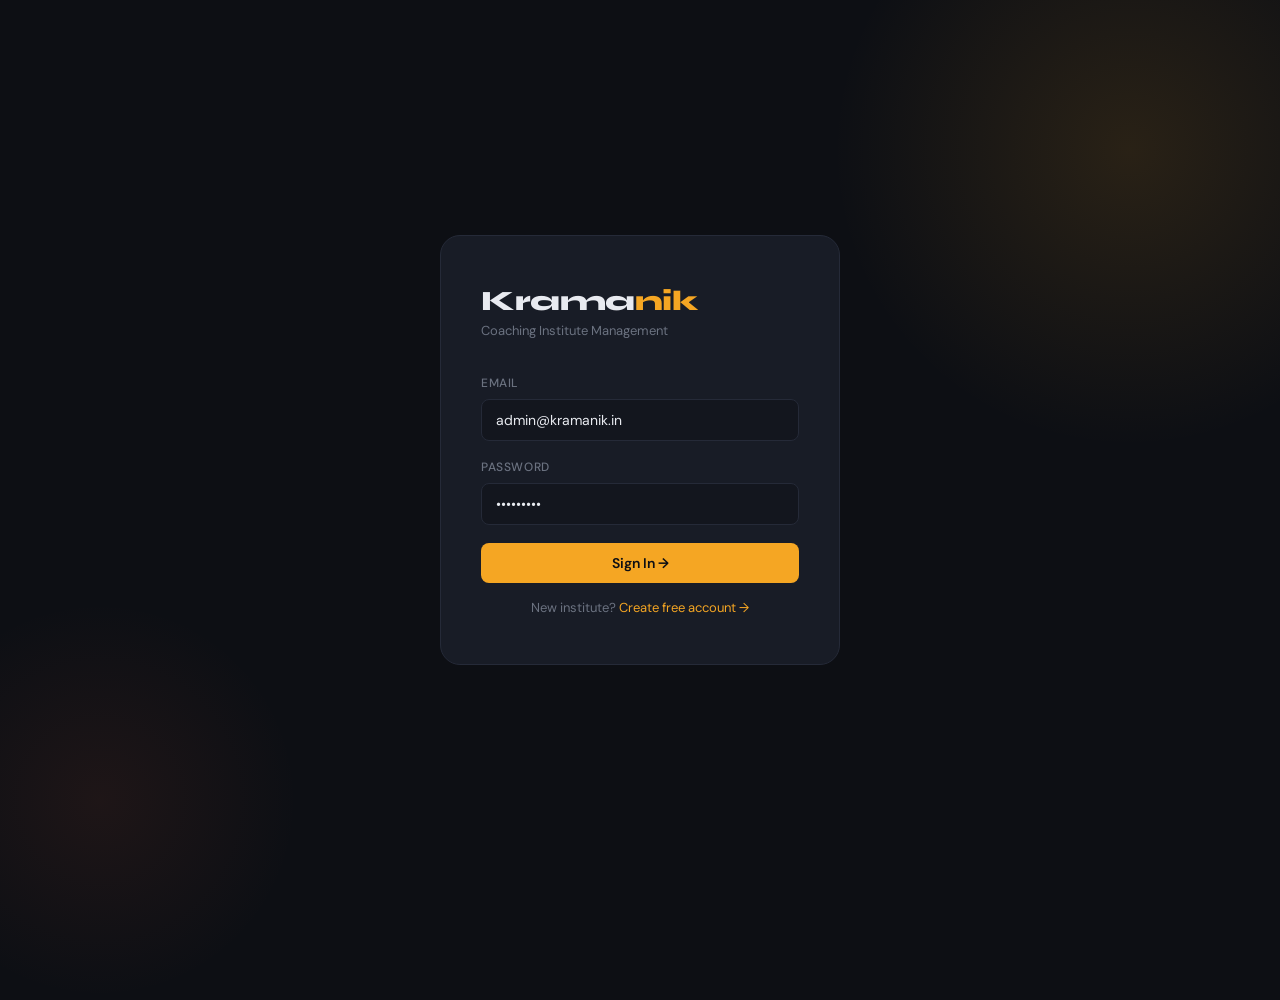
<file: frontend/index.html>
<!DOCTYPE html>
<html lang="en">
<head>
  <meta charset="UTF-8" />
  <meta name="viewport" content="width=device-width, initial-scale=1.0" />
  <title>Kramanik — Login</title>
  <link rel="stylesheet" href="css/main.css" />
  <style>
    body { min-height:100vh; display:flex; align-items:center; justify-content:center; position:relative; overflow:hidden; }
    body::before { content:''; position:absolute; width:600px; height:600px; background:radial-gradient(circle, rgba(245,166,35,0.12) 0%, transparent 70%); top:-150px; right:-150px; pointer-events:none; }
    body::after  { content:''; position:absolute; width:400px; height:400px; background:radial-gradient(circle, rgba(232,98,58,0.08) 0%, transparent 70%); bottom:-100px; left:-100px; pointer-events:none; }
    .login-box { width:400px; background:var(--card); border:1px solid var(--border); border-radius:20px; padding:48px 40px; position:relative; z-index:1; animation:slideUp 0.5s ease both; }
    @keyframes slideUp { from { opacity:0; transform:translateY(24px); } to { opacity:1; transform:translateY(0); } }
    .login-logo { font-family:var(--font-head); font-size:28px; font-weight:800; letter-spacing:-0.5px; margin-bottom:4px; }
    .login-logo span { color:var(--accent); }
    .login-sub { color:var(--muted); font-size:13px; margin-bottom:36px; }
  </style>
</head>
<body>
  <div class="login-box">
    <div class="login-logo">Krama<span>nik</span></div>
    <div class="login-sub">Coaching Institute Management</div>
    <div class="error-msg" id="login-error"></div>
    <div class="form-group">
      <label>Email</label>
      <input type="email" id="login-email" placeholder="admin@kramanik.in" value="admin@kramanik.in" />
    </div>
    <div class="form-group">
      <label>Password</label>
      <input type="password" id="login-password" placeholder="••••••••" value="Admin@123"
             onkeydown="if(event.key==='Enter') doLogin()" />
    </div>
    <button class="btn btn-primary btn-block" onclick="doLogin()">Sign In →</button>
    <p style="text-align:center;margin-top:16px;font-size:13px;color:var(--muted)">New institute? <a href="register.html" style="color:var(--accent)">Create free account →</a></p>
  </div>

  <script src="js/config.js"></script>
  <script src="js/api.js"></script>
  <script src="js/pages/login.js"></script>
</body>
</html>
</file>
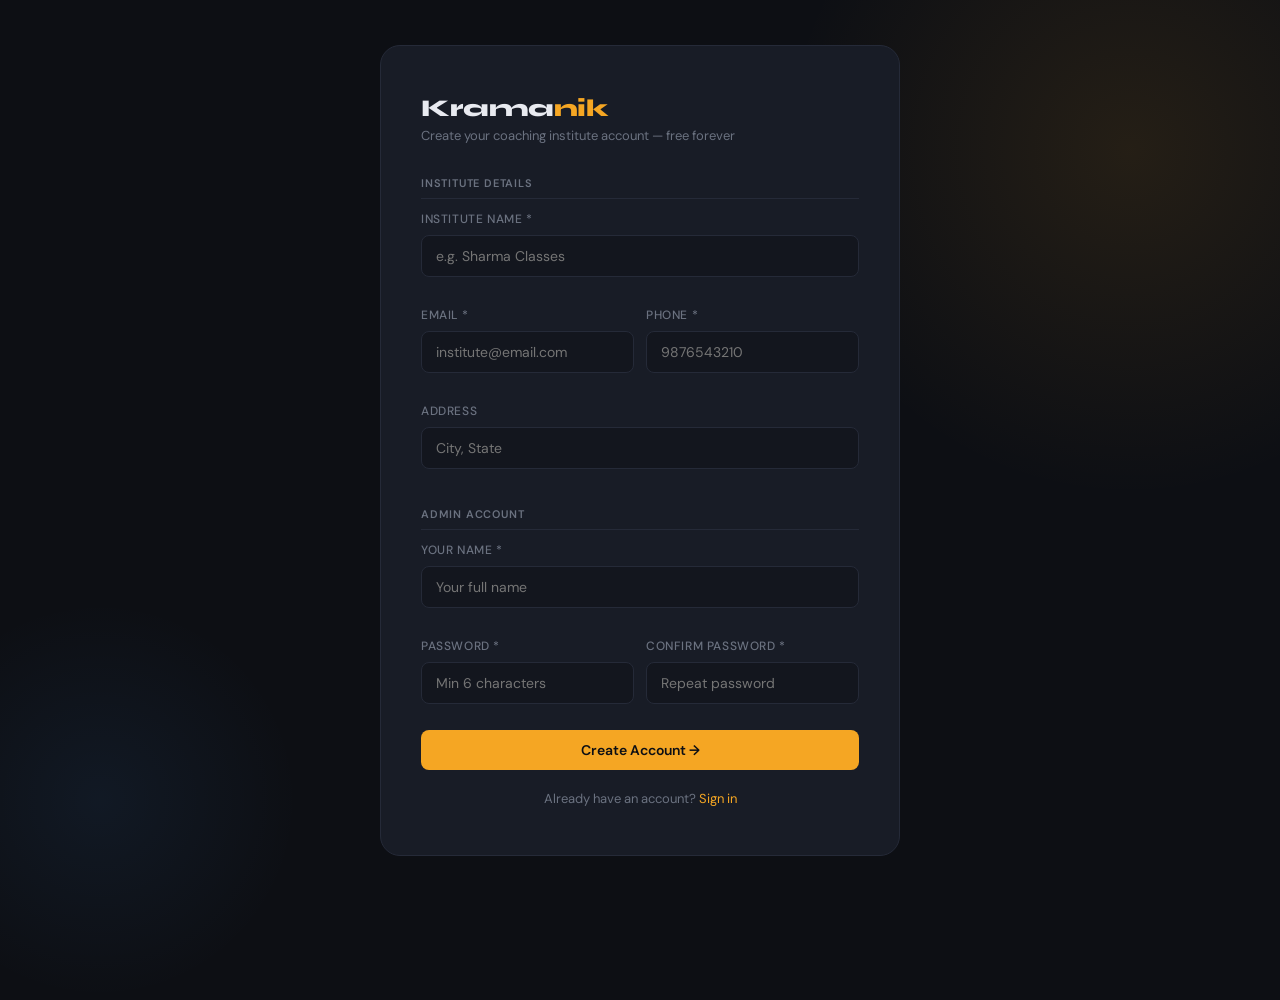
<file: frontend/register.html>
<!DOCTYPE html>
<html lang="en">
<head>
  <meta charset="UTF-8" />
  <meta name="viewport" content="width=device-width, initial-scale=1.0" />
  <title>Kramanik — Register</title>
  <link rel="stylesheet" href="css/main.css" />
  <style>
    body { min-height:100vh; display:flex; align-items:center; justify-content:center; position:relative; overflow-y:auto; padding:40px 20px; }
    body::before { content:''; position:absolute; width:700px; height:700px; background:radial-gradient(circle,rgba(245,166,35,0.1) 0%,transparent 70%); top:-200px; right:-200px; pointer-events:none; }
    body::after  { content:''; position:absolute; width:400px; height:400px; background:radial-gradient(circle,rgba(74,158,255,0.07) 0%,transparent 70%); bottom:-100px; left:-100px; pointer-events:none; }
    .reg-box { width:520px; max-width:100%; background:var(--card); border:1px solid var(--border); border-radius:20px; padding:48px 40px; position:relative; z-index:1; animation:slideUp 0.5s ease both; }
    @keyframes slideUp { from{opacity:0;transform:translateY(24px)} to{opacity:1;transform:translateY(0)} }
    .reg-logo { font-family:var(--font-head); font-size:24px; font-weight:800; letter-spacing:-0.5px; margin-bottom:4px; }
    .reg-logo span { color:var(--accent); }
    .reg-sub { color:var(--muted); font-size:13px; margin-bottom:32px; }
    .section-label { font-size:11px; font-weight:600; color:var(--muted); text-transform:uppercase; letter-spacing:0.8px; margin:20px 0 12px; padding-bottom:8px; border-bottom:1px solid var(--border); }
    .success-msg { background:rgba(62,207,142,0.1); border:1px solid rgba(62,207,142,0.3); color:var(--green); padding:10px 14px; border-radius:var(--radius-sm); font-size:13px; margin-bottom:16px; display:none; }
    .login-link { text-align:center; margin-top:20px; font-size:13px; color:var(--muted); }
    .login-link a { color:var(--accent); }
  </style>
</head>
<body>
  <div class="reg-box">
    <div class="reg-logo">Krama<span>nik</span></div>
    <div class="reg-sub">Create your coaching institute account — free forever</div>

    <div class="error-msg"   id="reg-error"></div>
    <div class="success-msg" id="reg-success"></div>

    <div class="section-label">Institute Details</div>
    <div class="grid-2">
      <div class="form-group col-span-2"><label>Institute Name *</label><input id="r-institute" placeholder="e.g. Sharma Classes" /></div>
      <div class="form-group"><label>Email *</label><input id="r-email" type="email" placeholder="institute@email.com" /></div>
      <div class="form-group"><label>Phone *</label><input id="r-phone" placeholder="9876543210" /></div>
      <div class="form-group col-span-2"><label>Address</label><input id="r-address" placeholder="City, State" /></div>
    </div>

    <div class="section-label">Admin Account</div>
    <div class="grid-2">
      <div class="form-group col-span-2"><label>Your Name *</label><input id="r-admin" placeholder="Your full name" /></div>
      <div class="form-group"><label>Password *</label><input id="r-password" type="password" placeholder="Min 6 characters" /></div>
      <div class="form-group"><label>Confirm Password *</label><input id="r-confirm" type="password" placeholder="Repeat password" onkeydown="if(event.key==='Enter') doRegister()" /></div>
    </div>

    <button class="btn btn-primary btn-block" id="reg-btn" onclick="doRegister()" style="margin-top:8px;">
      Create Account →
    </button>
    <div class="login-link">Already have an account? <a href="index.html">Sign in</a></div>
  </div>

  <script src="js/config.js"></script>
  <script src="js/api.js"></script>
  <script src="js/pages/register.js"></script>
</body>
</html>
</file>
<file: frontend/css/main.css>
/* ============================================================
   KRAMANIK — Shared Stylesheet
   ============================================================ */

@import url('https://fonts.googleapis.com/css2?family=Syne:wght@400;600;700;800&family=DM+Sans:ital,wght@0,300;0,400;0,500;1,300&display=swap');

:root {
  --bg:        #0d0f14;
  --surface:   #13161e;
  --card:      #181c26;
  --border:    #252a38;
  --accent:    #f5a623;
  --accent2:   #e8623a;
  --green:     #3ecf8e;
  --red:       #f25c5c;
  --blue:      #4a9eff;
  --text:      #e8eaf0;
  --muted:     #6b7280;
  --font-head: 'Syne', sans-serif;
  --font-body: 'DM Sans', sans-serif;
  --radius:    12px;
  --radius-sm: 8px;
  --transition: 0.2s cubic-bezier(.4,0,.2,1);
  --sidebar-w: 220px;
}

/* ── RESET ───────────────────────────────────────────────── */
*, *::before, *::after { margin: 0; padding: 0; box-sizing: border-box; }

body {
  background: var(--bg);
  color: var(--text);
  font-family: var(--font-body);
  font-size: 14px;
  min-height: 100vh;
  overflow-x: hidden;
}

a { color: inherit; text-decoration: none; }

/* ── LAYOUT ──────────────────────────────────────────────── */
.layout {
  display: grid;
  grid-template-columns: var(--sidebar-w) 1fr;
  min-height: 100vh;
}

/* ── SIDEBAR ─────────────────────────────────────────────── */
.sidebar {
  background: var(--surface);
  border-right: 1px solid var(--border);
  padding: 24px 0;
  display: flex;
  flex-direction: column;
  position: sticky;
  top: 0;
  height: 100vh;
  overflow-y: auto;
}

.sidebar-logo {
  font-family: var(--font-head);
  font-size: 22px;
  font-weight: 800;
  padding: 0 20px 24px;
  border-bottom: 1px solid var(--border);
  margin-bottom: 16px;
  letter-spacing: -0.5px;
}
.sidebar-logo span { color: var(--accent); }

.nav-section {
  font-size: 10px;
  font-weight: 600;
  color: var(--muted);
  text-transform: uppercase;
  letter-spacing: 1px;
  padding: 12px 20px 6px;
}

.nav-item {
  display: flex;
  align-items: center;
  gap: 10px;
  padding: 10px 20px;
  color: var(--muted);
  cursor: pointer;
  transition: all var(--transition);
  border-left: 3px solid transparent;
  font-size: 14px;
  font-weight: 400;
  user-select: none;
}
.nav-item:hover { color: var(--text); background: rgba(255,255,255,0.03); }
.nav-item.active {
  color: var(--accent);
  background: rgba(245,166,35,0.06);
  border-left-color: var(--accent);
  font-weight: 500;
}
.nav-item svg { width: 16px; height: 16px; flex-shrink: 0; }

.sidebar-footer {
  margin-top: auto;
  padding: 16px 20px;
  border-top: 1px solid var(--border);
}
.user-pill { display: flex; align-items: center; gap: 10px; }
.avatar {
  width: 32px; height: 32px;
  background: var(--accent);
  border-radius: 50%;
  display: flex; align-items: center; justify-content: center;
  font-family: var(--font-head);
  font-weight: 700;
  font-size: 13px;
  color: #0d0f14;
  flex-shrink: 0;
}
.user-info { flex: 1; min-width: 0; }
.user-name {
  font-size: 13px; font-weight: 500;
  white-space: nowrap; overflow: hidden; text-overflow: ellipsis;
}
.user-role { font-size: 11px; color: var(--muted); }
.logout-btn {
  background: none; border: none;
  color: var(--muted); cursor: pointer; padding: 4px;
}
.logout-btn:hover { color: var(--red); }

/* ── MAIN CONTENT ────────────────────────────────────────── */
.main { overflow-y: auto; }

.page-header {
  padding: 28px 32px 0;
  display: flex;
  align-items: center;
  justify-content: space-between;
  margin-bottom: 28px;
}
.page-title {
  font-family: var(--font-head);
  font-size: 26px;
  font-weight: 700;
  letter-spacing: -0.5px;
}
.page-subtitle { color: var(--muted); font-size: 13px; margin-top: 2px; }

.content-area { padding: 0 32px 32px; }

/* ── BUTTONS ─────────────────────────────────────────────── */
.btn {
  display: inline-flex;
  align-items: center;
  gap: 8px;
  padding: 11px 20px;
  border-radius: var(--radius-sm);
  font-family: var(--font-body);
  font-size: 14px;
  font-weight: 500;
  cursor: pointer;
  border: none;
  transition: all var(--transition);
}
.btn-primary {
  background: var(--accent);
  color: #0d0f14;
  font-weight: 600;
}
.btn-primary:hover { background: #f0b84a; transform: translateY(-1px); }
.btn-ghost {
  background: transparent;
  color: var(--muted);
  border: 1px solid var(--border);
}
.btn-ghost:hover { border-color: var(--accent); color: var(--accent); }
.btn-danger {
  background: rgba(242,92,92,0.15);
  color: var(--red);
  border: 1px solid rgba(242,92,92,0.3);
}
.btn-danger:hover { background: rgba(242,92,92,0.25); }
.btn-success {
  background: rgba(62,207,142,0.15);
  color: var(--green);
  border: 1px solid rgba(62,207,142,0.3);
}
.btn-success:hover { background: rgba(62,207,142,0.25); }
.btn-warn {
  background: rgba(245,166,35,0.15);
  color: var(--accent);
  border: 1px solid rgba(245,166,35,0.3);
}
.btn-warn:hover { background: rgba(245,166,35,0.25); }
.btn-sm { padding: 6px 12px; font-size: 12px; }
.btn-block { width: 100%; justify-content: center; }

/* ── FORM ELEMENTS ───────────────────────────────────────── */
.form-group { margin-bottom: 18px; }
.form-group label {
  display: block;
  font-size: 12px;
  font-weight: 500;
  color: var(--muted);
  text-transform: uppercase;
  letter-spacing: 0.6px;
  margin-bottom: 8px;
}
.form-group input,
.form-group select,
.form-group textarea {
  width: 100%;
  background: var(--surface);
  border: 1px solid var(--border);
  border-radius: var(--radius-sm);
  color: var(--text);
  font-family: var(--font-body);
  font-size: 14px;
  padding: 11px 14px;
  outline: none;
  transition: border-color var(--transition);
}
.form-group input:focus,
.form-group select:focus,
.form-group textarea:focus { border-color: var(--accent); }
.form-group select option { background: var(--surface); }
.form-group textarea { resize: vertical; min-height: 80px; }

.search-input {
  background: var(--surface);
  border: 1px solid var(--border);
  border-radius: var(--radius-sm);
  color: var(--text);
  font-family: var(--font-body);
  font-size: 13px;
  padding: 7px 12px;
  outline: none;
  width: 200px;
  transition: border-color var(--transition);
}
.search-input:focus { border-color: var(--accent); }
.search-input::placeholder { color: var(--muted); }

.error-msg {
  background: rgba(242,92,92,0.1);
  border: 1px solid rgba(242,92,92,0.3);
  color: var(--red);
  padding: 10px 14px;
  border-radius: var(--radius-sm);
  font-size: 13px;
  margin-bottom: 16px;
  display: none;
}

/* ── CARDS ───────────────────────────────────────────────── */
.stat-card {
  background: var(--card);
  border: 1px solid var(--border);
  border-radius: var(--radius);
  padding: 20px;
  position: relative;
  overflow: hidden;
  transition: border-color var(--transition);
}
.stat-card:hover { border-color: rgba(245,166,35,0.3); }
.stat-card::before {
  content: '';
  position: absolute; inset: 0;
  background: linear-gradient(135deg, rgba(255,255,255,0.02) 0%, transparent 60%);
  pointer-events: none;
}
.stat-label {
  font-size: 11px; color: var(--muted);
  text-transform: uppercase; letter-spacing: 0.6px;
  font-weight: 500; margin-bottom: 10px;
}
.stat-value {
  font-family: var(--font-head);
  font-size: 32px; font-weight: 700;
  letter-spacing: -1px; line-height: 1;
}
.stat-change { font-size: 12px; margin-top: 8px; }
.stat-change.up { color: var(--green); }
.stat-change.down { color: var(--red); }
.stat-change.neutral { color: var(--muted); }
.stat-icon {
  position: absolute; top: 16px; right: 16px;
  width: 36px; height: 36px;
  border-radius: 8px;
  display: flex; align-items: center; justify-content: center;
  font-size: 18px;
}

.stats-grid {
  display: grid;
  grid-template-columns: repeat(4, 1fr);
  gap: 16px;
  margin-bottom: 28px;
}
.stats-grid-3 {
  display: grid;
  grid-template-columns: repeat(3, 1fr);
  gap: 16px;
  margin-bottom: 28px;
}

/* ── TABLE CARD ──────────────────────────────────────────── */
.table-card {
  background: var(--card);
  border: 1px solid var(--border);
  border-radius: var(--radius);
  overflow: hidden;
  margin-bottom: 24px;
}
.table-header {
  padding: 18px 20px;
  border-bottom: 1px solid var(--border);
  display: flex;
  align-items: center;
  justify-content: space-between;
  gap: 12px;
  flex-wrap: wrap;
}
.table-title {
  font-family: var(--font-head);
  font-size: 16px; font-weight: 600;
}
.table-actions { display: flex; gap: 10px; align-items: center; flex-wrap: wrap; }

table { width: 100%; border-collapse: collapse; }
thead th {
  padding: 10px 16px;
  text-align: left;
  font-size: 11px; font-weight: 600;
  color: var(--muted);
  text-transform: uppercase; letter-spacing: 0.6px;
  background: var(--surface);
  border-bottom: 1px solid var(--border);
}
tbody tr {
  border-bottom: 1px solid rgba(37,42,56,0.6);
  transition: background var(--transition);
}
tbody tr:last-child { border-bottom: none; }
tbody tr:hover { background: rgba(255,255,255,0.02); }
tbody td { padding: 13px 16px; font-size: 13px; vertical-align: middle; }

/* ── BADGES ──────────────────────────────────────────────── */
.badge {
  display: inline-flex; align-items: center;
  padding: 3px 9px;
  border-radius: 20px;
  font-size: 11px; font-weight: 500; letter-spacing: 0.3px;
}
.badge-green  { background: rgba(62,207,142,0.12); color: var(--green); }
.badge-red    { background: rgba(242,92,92,0.12);  color: var(--red);   }
.badge-orange { background: rgba(245,166,35,0.12); color: var(--accent);}
.badge-blue   { background: rgba(74,158,255,0.12); color: var(--blue);  }
.badge-muted  { background: rgba(107,114,128,0.12); color: var(--muted);}

.action-btns { display: flex; gap: 6px; }

/* ── MODAL ───────────────────────────────────────────────── */
.modal-overlay {
  position: fixed; inset: 0;
  background: rgba(0,0,0,0.6);
  backdrop-filter: blur(4px);
  display: flex; align-items: center; justify-content: center;
  z-index: 1000;
  opacity: 0; pointer-events: none;
  transition: opacity var(--transition);
}
.modal-overlay.open { opacity: 1; pointer-events: all; }
.modal {
  background: var(--card);
  border: 1px solid var(--border);
  border-radius: 16px;
  padding: 32px;
  width: 480px;
  max-width: 90vw;
  max-height: 85vh;
  overflow-y: auto;
  transform: scale(0.95);
  transition: transform var(--transition);
  box-shadow: 0 24px 48px rgba(0,0,0,0.5);
}
.modal-overlay.open .modal { transform: scale(1); }
.modal-title {
  font-family: var(--font-head);
  font-size: 20px; font-weight: 700;
  margin-bottom: 24px;
}
.modal-footer {
  display: flex; gap: 10px;
  justify-content: flex-end;
  margin-top: 24px; padding-top: 20px;
  border-top: 1px solid var(--border);
}

/* ── GRID HELPERS ────────────────────────────────────────── */
.grid-2 { display: grid; grid-template-columns: 1fr 1fr; gap: 12px; }
.grid-3 { display: grid; grid-template-columns: 1fr 1fr 1fr; gap: 12px; }
.col-span-2 { grid-column: 1 / -1; }
.dash-grid { display: grid; grid-template-columns: 1fr 1fr; gap: 16px; }

/* ── MISC ────────────────────────────────────────────────── */
.kv-list { display: flex; flex-direction: column; gap: 8px; }
.kv-row {
  display: flex; justify-content: space-between;
  font-size: 13px; padding: 8px 0;
  border-bottom: 1px solid var(--border);
}
.kv-row:last-child { border-bottom: none; }
.kv-key { color: var(--muted); }
.kv-val { font-weight: 500; }

.fee-bar {
  height: 4px; background: var(--border);
  border-radius: 2px; overflow: hidden; margin-top: 6px;
}
.fee-bar-fill {
  height: 100%; border-radius: 2px;
  transition: width 0.5s ease;
}

.spinner {
  width: 20px; height: 20px;
  border: 2px solid var(--border);
  border-top-color: var(--accent);
  border-radius: 50%;
  animation: spin 0.7s linear infinite;
  display: inline-block;
}
@keyframes spin { to { transform: rotate(360deg); } }

.loading-row td {
  text-align: center; padding: 40px; color: var(--muted);
}

.empty-state {
  text-align: center; padding: 60px 20px; color: var(--muted);
}
.empty-state .icon { font-size: 40px; margin-bottom: 12px; }

/* ── ATTENDANCE SPECIFIC ─────────────────────────────────── */
.att-grid {
  display: grid;
  grid-template-columns: repeat(auto-fill, minmax(160px, 1fr));
  gap: 10px;
  padding: 16px 20px;
}
.att-card {
  background: var(--surface);
  border: 2px solid var(--border);
  border-radius: var(--radius-sm);
  padding: 12px 14px;
  cursor: pointer;
  transition: all var(--transition);
  user-select: none;
}
.att-card:hover { border-color: var(--muted); }
.att-card.present { border-color: var(--green); background: rgba(62,207,142,0.06); }
.att-card.absent  { border-color: var(--red);   background: rgba(242,92,92,0.06);  }
.att-card.late    { border-color: var(--accent); background: rgba(245,166,35,0.06); }
.att-name { font-size: 13px; font-weight: 500; margin-bottom: 6px; }
.att-status-btns { display: flex; gap: 4px; margin-top: 8px; }
.att-btn {
  flex: 1; padding: 4px 0;
  border: 1px solid var(--border);
  border-radius: 4px;
  background: transparent;
  color: var(--muted);
  font-size: 11px; cursor: pointer;
  transition: all var(--transition);
}
.att-btn:hover { color: var(--text); }
.att-btn.p-active { background: rgba(62,207,142,0.2); border-color: var(--green); color: var(--green); }
.att-btn.a-active { background: rgba(242,92,92,0.2);  border-color: var(--red);   color: var(--red);   }
.att-btn.l-active { background: rgba(245,166,35,0.2); border-color: var(--accent);color: var(--accent);}

/* ── NOTIFICATION SPECIFIC ───────────────────────────────── */
.notif-card {
  background: var(--card);
  border: 1px solid var(--border);
  border-radius: var(--radius);
  padding: 20px 24px;
  margin-bottom: 12px;
  display: flex;
  align-items: flex-start;
  gap: 16px;
  transition: border-color var(--transition);
}
.notif-card:hover { border-color: rgba(245,166,35,0.3); }
.notif-icon {
  width: 40px; height: 40px; flex-shrink: 0;
  border-radius: 10px;
  display: flex; align-items: center; justify-content: center;
  font-size: 20px;
}
.notif-body { flex: 1; }
.notif-title { font-weight: 600; font-size: 14px; margin-bottom: 4px; }
.notif-desc  { color: var(--muted); font-size: 13px; line-height: 1.5; }
.notif-meta  { font-size: 11px; color: var(--muted); margin-top: 6px; }
.notif-action { flex-shrink: 0; }

.whatsapp-preview {
  background: #0a3d1f;
  border: 1px solid #1a5c2e;
  border-radius: 12px;
  padding: 16px;
  font-size: 13px;
  line-height: 1.6;
  white-space: pre-wrap;
  color: #e8f5e9;
  font-family: var(--font-body);
}

/* ── PAGE ANIMATIONS ─────────────────────────────────────── */
.page-enter {
  animation: pageEnter 0.25s ease both;
}
@keyframes pageEnter {
  from { opacity: 0; transform: translateY(10px); }
  to   { opacity: 1; transform: translateY(0); }
}

/* ── TOAST ───────────────────────────────────────────────── */
.toast-container {
  position: fixed; bottom: 24px; right: 24px;
  display: flex; flex-direction: column; gap: 10px;
  z-index: 9999;
}
.toast {
  background: var(--card);
  border: 1px solid var(--border);
  border-radius: var(--radius-sm);
  padding: 12px 16px;
  font-size: 13px; min-width: 240px;
  display: flex; align-items: center; gap: 10px;
  animation: toastIn 0.3s ease both;
  box-shadow: 0 8px 24px rgba(0,0,0,0.3);
}
.toast.success { border-left: 3px solid var(--green); }
.toast.error   { border-left: 3px solid var(--red);   }
.toast.warn    { border-left: 3px solid var(--accent); }
@keyframes toastIn {
  from { opacity: 0; transform: translateX(16px); }
  to   { opacity: 1; transform: translateX(0); }
}

/* ── SCROLLBAR ───────────────────────────────────────────── */
::-webkit-scrollbar { width: 6px; }
::-webkit-scrollbar-track { background: transparent; }
::-webkit-scrollbar-thumb { background: var(--border); border-radius: 3px; }
::-webkit-scrollbar-thumb:hover { background: var(--muted); }

/* ============================================================
   SPRINT 10 — Polish: Error states, mobile, UX improvements
   ============================================================ */

/* ── UPGRADE BANNER (shown when plan limit hit) ─────────────── */
.upgrade-banner {
  background: linear-gradient(135deg, rgba(245,166,35,0.12), rgba(232,98,58,0.08));
  border: 1px solid rgba(245,166,35,0.35);
  border-radius: var(--radius);
  padding: 14px 20px;
  display: flex;
  align-items: center;
  justify-content: space-between;
  gap: 16px;
  margin-bottom: 20px;
  flex-wrap: wrap;
  animation: slideDown 0.3s ease both;
}
@keyframes slideDown {
  from { opacity: 0; transform: translateY(-8px); }
  to   { opacity: 1; transform: translateY(0); }
}
.upgrade-banner-text { font-size: 13px; color: var(--accent); font-weight: 500; }
.upgrade-banner-sub  { font-size: 12px; color: var(--muted); margin-top: 2px; }

/* ── API ERROR STATE ─────────────────────────────────────────── */
.api-error-row td {
  text-align: center; padding: 40px;
  color: var(--red); font-size: 13px;
}

/* ── BUTTON LOADING STATE ────────────────────────────────────── */
.btn.loading {
  opacity: 0.7;
  pointer-events: none;
  position: relative;
}
.btn.loading::after {
  content: '';
  position: absolute; right: 12px; top: 50%;
  transform: translateY(-50%);
  width: 14px; height: 14px;
  border: 2px solid currentColor;
  border-top-color: transparent;
  border-radius: 50%;
  animation: spin 0.6s linear infinite;
}

/* ── MOBILE RESPONSIVE ───────────────────────────────────────── */
@media (max-width: 768px) {
  .layout {
    grid-template-columns: 1fr;
  }

  .sidebar {
    position: fixed;
    left: -220px;
    top: 0; bottom: 0;
    z-index: 200;
    transition: left 0.3s ease;
    box-shadow: 4px 0 24px rgba(0,0,0,0.4);
  }
  .sidebar.open { left: 0; }

  .mobile-header {
    display: flex !important;
    align-items: center;
    justify-content: space-between;
    padding: 14px 20px;
    background: var(--surface);
    border-bottom: 1px solid var(--border);
    position: sticky; top: 0; z-index: 100;
  }
  .mobile-logo {
    font-family: var(--font-head);
    font-size: 18px; font-weight: 800;
  }
  .mobile-logo span { color: var(--accent); }
  .hamburger {
    background: none; border: none;
    color: var(--text); cursor: pointer; padding: 4px;
  }

  .sidebar-overlay {
    position: fixed; inset: 0;
    background: rgba(0,0,0,0.5);
    z-index: 199;
    display: none;
  }
  .sidebar-overlay.open { display: block; }

  .page-header {
    padding: 20px 16px 0;
    flex-direction: column;
    align-items: flex-start;
    gap: 12px;
  }
  .content-area { padding: 0 16px 24px; }

  .stats-grid,
  .stats-grid-3 { grid-template-columns: 1fr 1fr; }

  .dash-grid   { grid-template-columns: 1fr; }
  .plan-grid   { grid-template-columns: 1fr; }
  .grid-2      { grid-template-columns: 1fr; }
  .grid-3      { grid-template-columns: 1fr; }
  .col-span-2  { grid-column: 1; }

  /* Horizontal scroll for tables on mobile */
  .table-card { overflow-x: auto; }
  table { min-width: 600px; }

  .modal { padding: 24px 20px; }

  .att-grid { grid-template-columns: repeat(auto-fill, minmax(140px, 1fr)); }
}

@media (max-width: 480px) {
  .stats-grid,
  .stats-grid-3 { grid-template-columns: 1fr; }
  .stat-value   { font-size: 24px; }
}

/* ── MOBILE HEADER (hidden on desktop) ───────────────────────── */
.mobile-header { display: none; }
</file>
